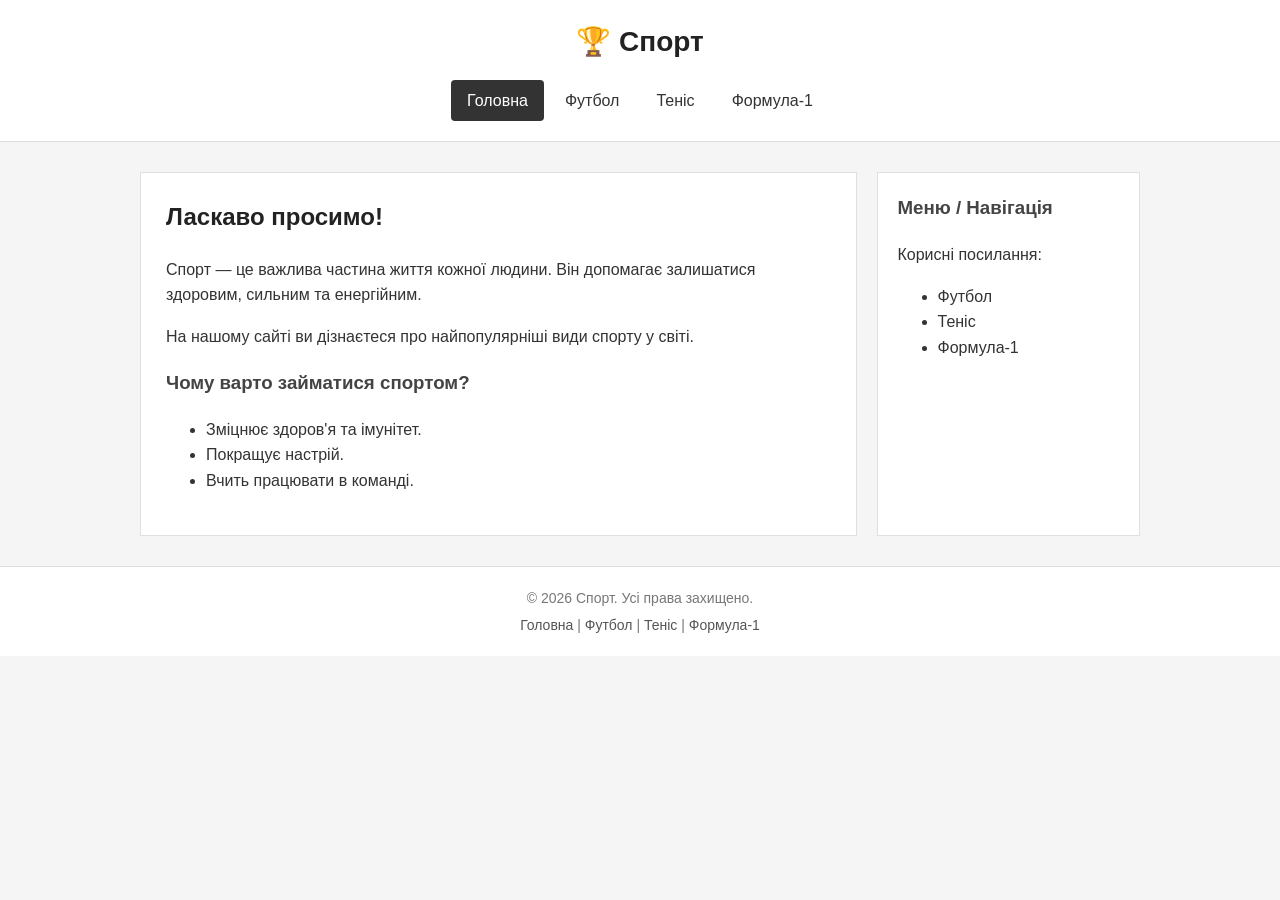
<file: sanyakorsun.github.io/index.html>
<!DOCTYPE html>
<html lang="uk">
<head>
    <meta charset="UTF-8">
    <title>Спорт</title>
    <link rel="stylesheet" href="style.css">
</head>
<body>

        <header>
            <h1>🏆 Спорт</h1>
            <nav>
                <ul class="menu">
                    <li><a href="index.html" class="active">Головна</a></li>
                    <li><a href="football.html">Футбол</a></li>
                    <li><a href="tennis.html">Теніс</a></li>
                    <li><a href="f1.html">Формула-1</a></li>
                </ul>
            </nav>
        </header>
        <div class="container">
            <main>
                <h2>Ласкаво просимо!</h2>
                <p>Спорт — це важлива частина життя кожної людини. Він допомагає залишатися здоровим, сильним та енергійним.</p>
                <p>На нашому сайті ви дізнаєтеся про найпопулярніші види спорту у світі.</p>

                <h3>Чому варто займатися спортом?</h3>
                <ul>
                    <li>Зміцнює здоров'я та імунітет.</li>
                    <li>Покращує настрій.</li>
                    <li>Вчить працювати в команді.</li>
                </ul>
            </main>

            <div class="sidebar">
                <h3>Меню / Навігація</h3>
                <p>Корисні посилання:</p>
                <ul>
                    <li>Футбол</li>
                    <li>Теніс</li>
                    <li>Формула-1</li>
                </ul>
            </div>
        </div>

    <footer>
        <p>&copy; 2026 Спорт. Усі права захищено.</p>
        <p>
            <a href="index.html">Головна</a> |
            <a href="football.html">Футбол</a> |
            <a href="tennis.html">Теніс</a> |
            <a href="f1.html">Формула-1</a>
        </p>
    </footer>

</body>
</html>
</file>
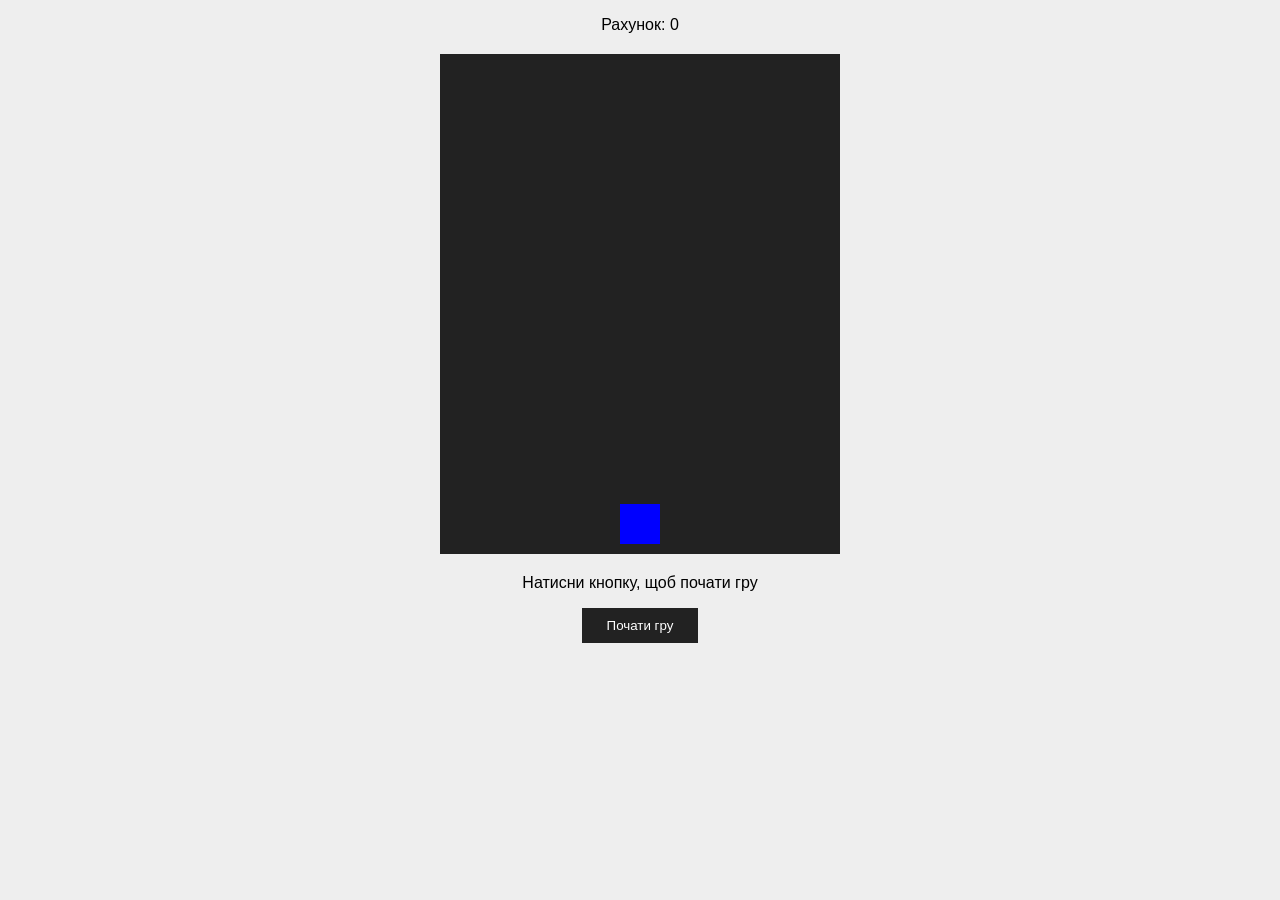
<file: first_year/web/lab5/index.html>
<!DOCTYPE html>
<html lang="uk">
<head>
    <meta charset="UTF-8">
    <meta name="viewport" content="width=device-width, initial-scale=1.0">
    <title>Бонусне завдання! Лабораторна 5</title>
    <link rel="stylesheet" href="style.css">
</head>
<body>

    <p>Рахунок: <span id="score">0</span></p>

    <div id="game">
        <div id="player"></div>
    </div>

    <p id="message">Натисни кнопку, щоб почати гру</p>

    <button id="start">Почати гру</button>

    <script src="script.js"></script>
</body>
</html>
</file>
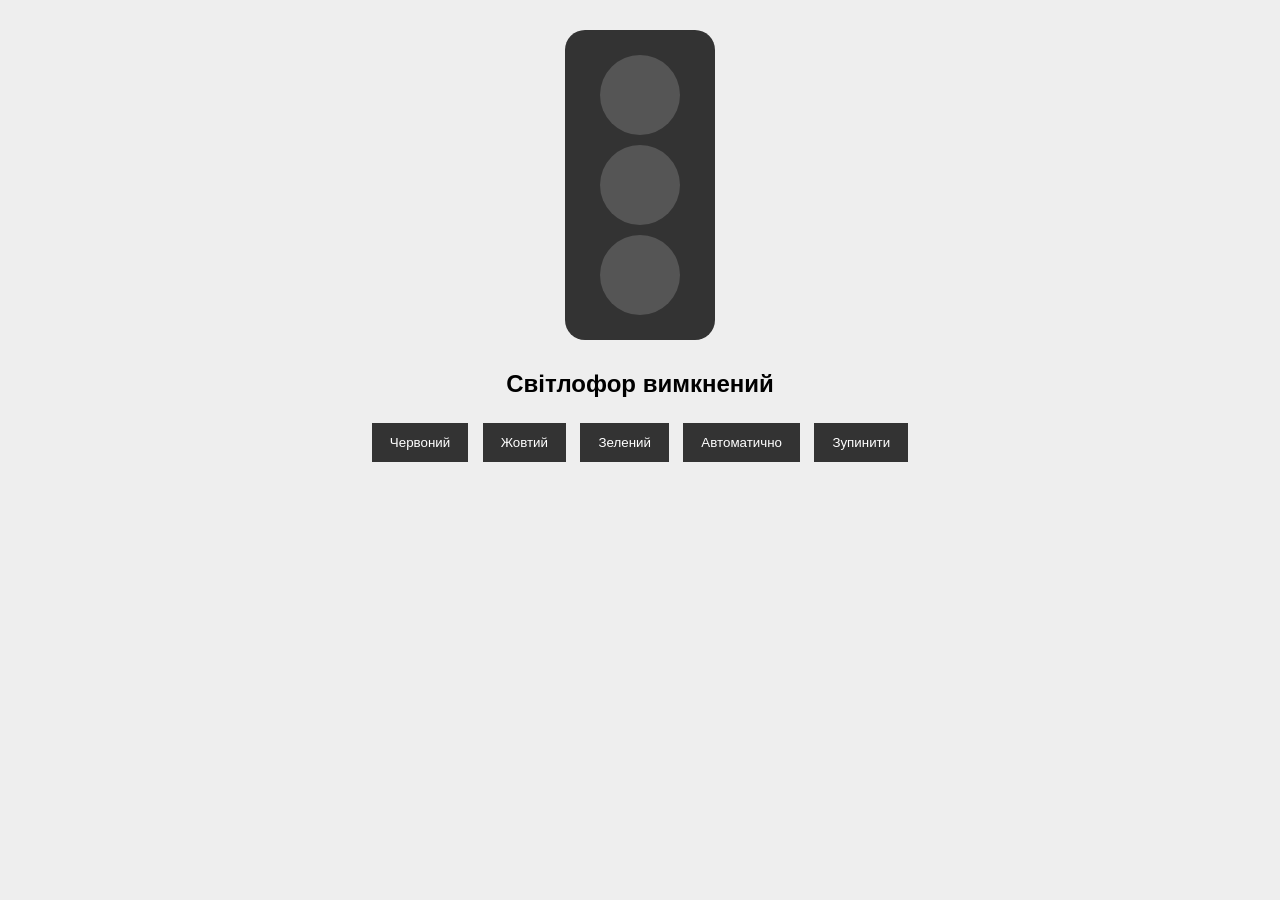
<file: first_year/web/lab5_main/index.html>
<!DOCTYPE html>
<html lang="uk">
<head>
    <meta charset="UTF-8">
    <meta name="viewport" content="width=device-width, initial-scale=1.0">
    <title>Лабораторна 5</title>
    <link rel="stylesheet" href="style.css">
</head>
<body>

    <div class="traffic-light">
        <div class="light" id="red"></div>
        <div class="light" id="yellow"></div>
        <div class="light" id="green"></div>
    </div>

    <h2 id="message">Світлофор вимкнений</h2>

    <div class="buttons">
        <button id="redButton">Червоний</button>
        <button id="yellowButton">Жовтий</button>
        <button id="greenButton">Зелений</button>
        <button id="autoButton">Автоматично</button>
        <button id="stopButton">Зупинити</button>
    </div>

    <script src="script.js"></script>
</body>
</html>
</file>
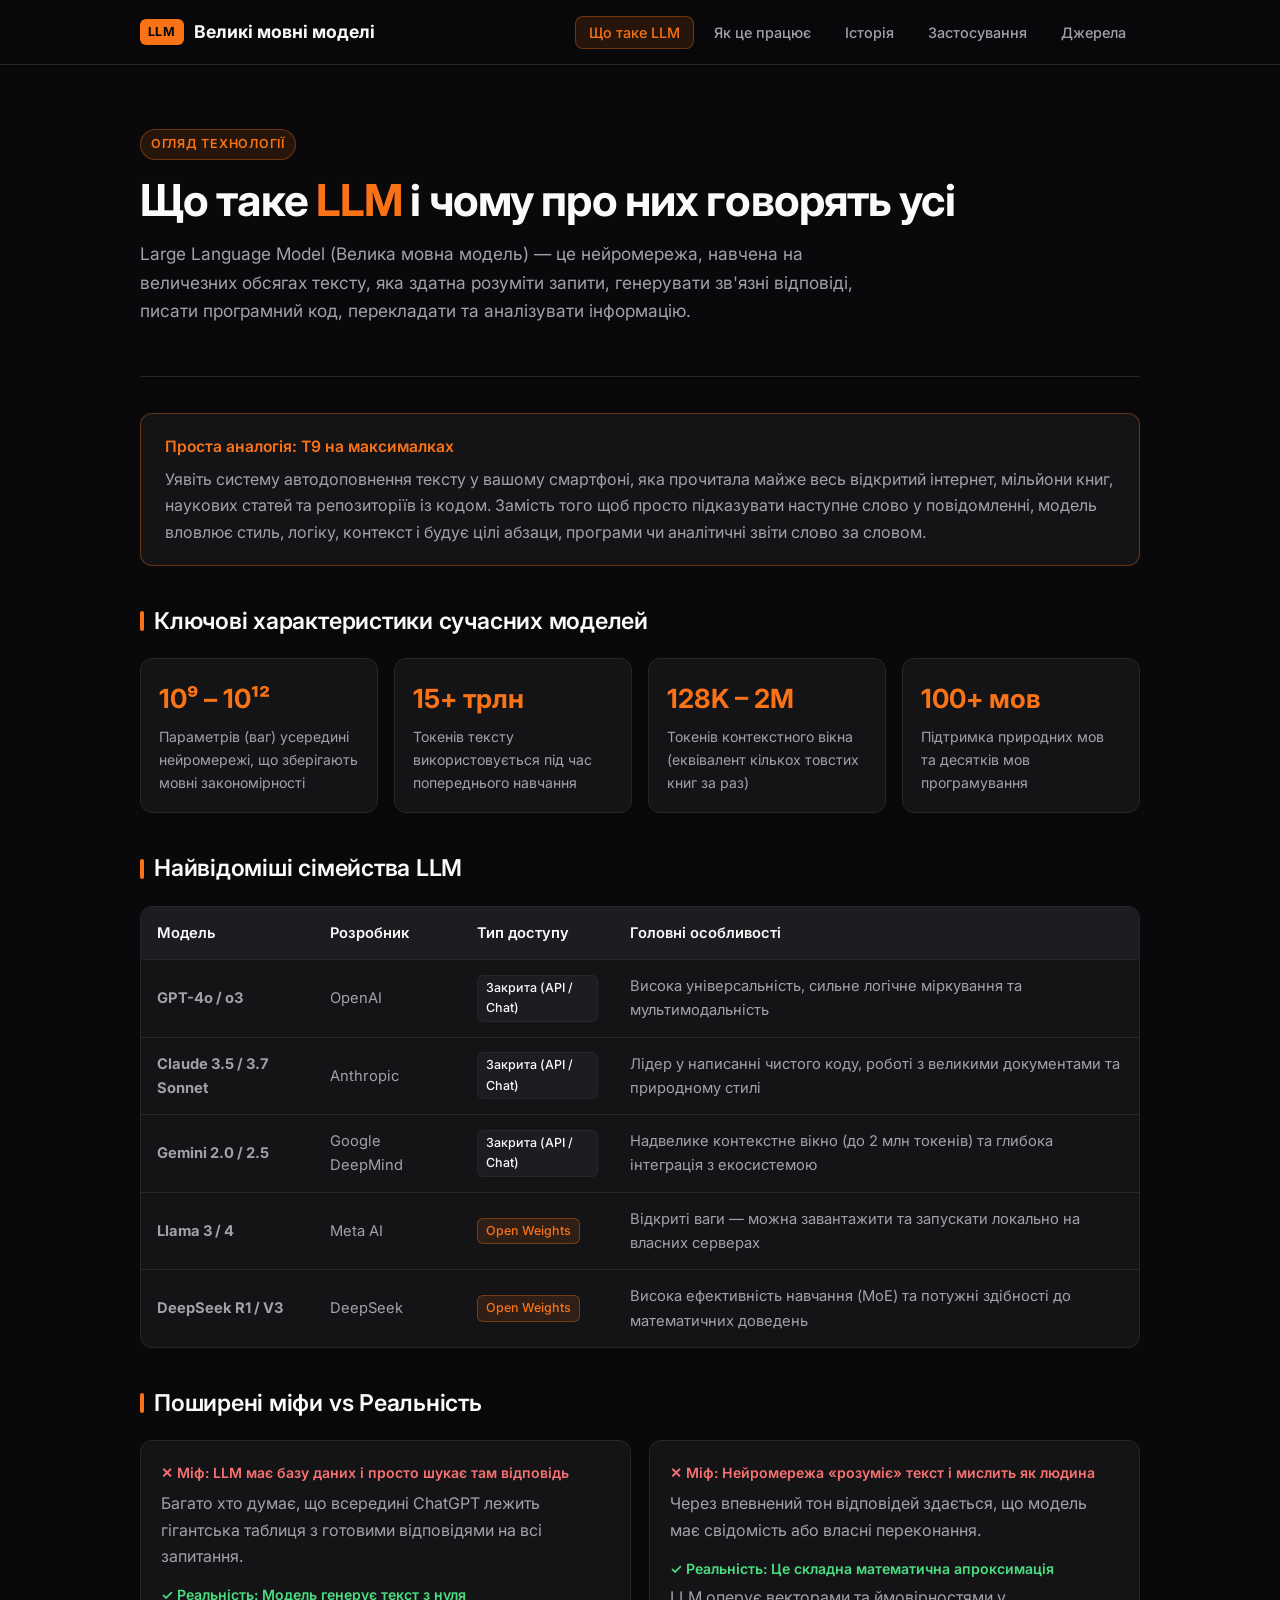
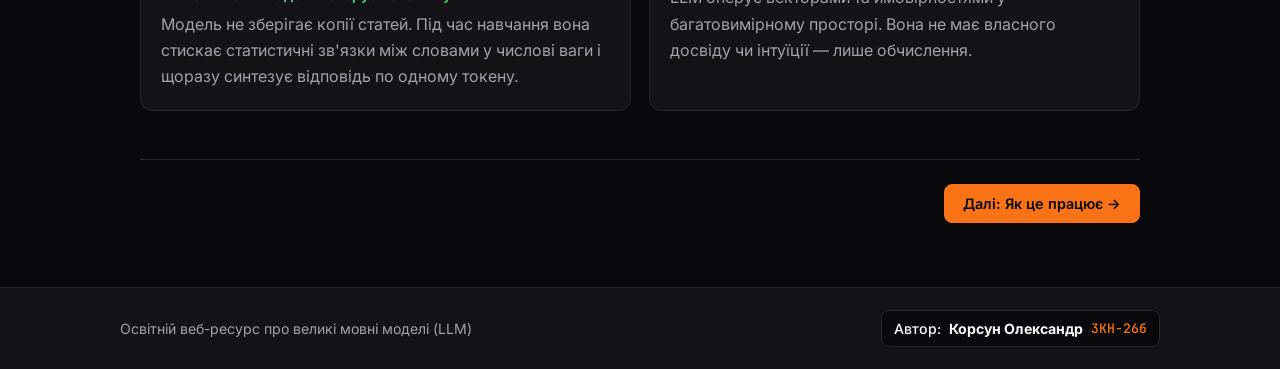
<file: first_year/llm.html>
<!doctype html>
<html lang="uk">
  <head>
    <meta charset="UTF-8" />
    <meta name="viewport" content="width=device-width, initial-scale=1.0" />
    <title>LLM — Великі мовні моделі</title>
    <link rel="preconnect" href="https://fonts.googleapis.com" />
    <link rel="preconnect" href="https://fonts.gstatic.com" crossorigin />
    <link
      href="https://fonts.googleapis.com/css2?family=Inter:wght@400;500;600;700&family=JetBrains+Mono:wght@400;500&display=swap"
      rel="stylesheet"
    />
    <style>
      :root {
        --bg-primary: #09090b;
        --bg-secondary: #141417;
        --bg-tertiary: #1c1c21;
        --border: #27272a;
        --border-hover: #3f3f46;
        --text-primary: #fafafa;
        --text-secondary: #a1a1aa;
        --text-muted: #71717a;
        --accent: #f97316;
        --accent-hover: #fb923c;
        --accent-dim: rgba(249, 115, 22, 0.12);
        --accent-border: rgba(249, 115, 22, 0.35);
        --danger: #ef4444;
        --success: #22c55e;
      }

      * {
        box-sizing: border-box;
        margin: 0;
        padding: 0;
      }

      body {
        background-color: var(--bg-primary);
        color: var(--text-primary);
        font-family:
          "Inter",
          -apple-system,
          BlinkMacSystemFont,
          sans-serif;
        line-height: 1.65;
        min-height: 100vh;
        display: flex;
        flex-direction: column;
        -webkit-font-smoothing: antialiased;
      }

      code,
      .mono {
        font-family: "JetBrains Mono", monospace;
      }

      /* Header & Navigation */
      header {
        position: sticky;
        top: 0;
        z-index: 100;
        background-color: rgba(9, 9, 11, 0.88);
        backdrop-filter: blur(12px);
        border-bottom: 1px solid var(--border);
      }

      .nav-container {
        max-width: 1040px;
        margin: 0 auto;
        padding: 0 20px;
        height: 64px;
        display: flex;
        align-items: center;
        justify-content: space-between;
        gap: 16px;
      }

      .logo {
        display: flex;
        align-items: center;
        gap: 10px;
        font-weight: 700;
        font-size: 1.1rem;
        color: var(--text-primary);
        text-decoration: none;
        cursor: pointer;
        white-space: nowrap;
      }

      .logo-badge {
        background: var(--accent);
        color: #09090b;
        font-size: 0.78rem;
        font-weight: 700;
        padding: 3px 8px;
        border-radius: 6px;
        letter-spacing: 0.04em;
      }

      nav {
        display: flex;
        align-items: center;
        gap: 6px;
        overflow-x: auto;
        scrollbar-width: none;
      }

      nav::-webkit-scrollbar {
        display: none;
      }

      .nav-btn {
        background: transparent;
        border: 1px solid transparent;
        color: var(--text-secondary);
        font-family: inherit;
        font-size: 0.9rem;
        font-weight: 500;
        padding: 7px 13px;
        border-radius: 8px;
        cursor: pointer;
        transition: all 0.2s ease;
        white-space: nowrap;
      }

      .nav-btn:hover {
        color: var(--text-primary);
        background: var(--bg-secondary);
      }

      .nav-btn.active {
        color: var(--accent);
        background: var(--accent-dim);
        border-color: var(--accent-border);
      }

      /* Main Layout */
      main {
        flex: 1;
        max-width: 1040px;
        width: 100%;
        margin: 0 auto;
        padding: 40px 20px 64px;
      }

      .page {
        display: none;
        animation: fadeIn 0.28s ease;
      }

      .page.active {
        display: block;
      }

      @keyframes fadeIn {
        from {
          opacity: 0;
          transform: translateY(6px);
        }
        to {
          opacity: 1;
          transform: translateY(0);
        }
      }

      /* Typography & Section Headings */
      .hero {
        padding: 24px 0 36px;
        border-bottom: 1px solid var(--border);
        margin-bottom: 36px;
      }

      .tag {
        display: inline-block;
        font-size: 0.78rem;
        font-weight: 600;
        text-transform: uppercase;
        letter-spacing: 0.06em;
        color: var(--accent);
        background: var(--accent-dim);
        border: 1px solid var(--accent-border);
        padding: 4px 10px;
        border-radius: 999px;
        margin-bottom: 14px;
      }

      h1 {
        font-size: clamp(1.9rem, 4vw, 2.75rem);
        font-weight: 700;
        line-height: 1.2;
        letter-spacing: -0.02em;
        margin-bottom: 14px;
      }

      h1 span {
        color: var(--accent);
      }

      .subtitle {
        font-size: 1.08rem;
        color: var(--text-secondary);
        max-width: 740px;
      }

      h2 {
        font-size: 1.45rem;
        font-weight: 600;
        margin: 36px 0 16px;
        letter-spacing: -0.01em;
        display: flex;
        align-items: center;
        gap: 10px;
      }

      h2::before {
        content: "";
        display: inline-block;
        width: 4px;
        height: 20px;
        background: var(--accent);
        border-radius: 2px;
      }

      h3 {
        font-size: 1.08rem;
        font-weight: 600;
        margin-bottom: 8px;
        color: var(--text-primary);
      }

      p {
        color: var(--text-secondary);
        margin-bottom: 14px;
      }

      /* Cards & Grids */
      .grid-2 {
        display: grid;
        grid-template-columns: repeat(2, 1fr);
        gap: 18px;
        margin: 18px 0;
      }

      .grid-3 {
        display: grid;
        grid-template-columns: repeat(auto-fit, minmax(260px, 1fr));
        gap: 18px;
        margin: 18px 0;
      }

      .grid-4 {
        display: grid;
        grid-template-columns: repeat(auto-fit, minmax(210px, 1fr));
        gap: 16px;
        margin: 18px 0;
      }

      .grid-4 .card {
        padding: 18px;
      }

      .card {
        background: var(--bg-secondary);
        border: 1px solid var(--border);
        border-radius: 12px;
        padding: 22px;
        transition: border-color 0.2s ease;
      }

      .card:hover {
        border-color: var(--border-hover);
      }

      .card-accent {
        border-left: 3px solid var(--accent);
      }

      .stat-value {
        font-size: 1.65rem;
        font-weight: 700;
        color: var(--accent);
        margin-bottom: 4px;
      }

      .stat-label {
        font-size: 0.88rem;
        color: var(--text-secondary);
      }

      .step-num {
        display: inline-flex;
        align-items: center;
        justify-content: center;
        width: 28px;
        height: 28px;
        border-radius: 8px;
        background: var(--accent-dim);
        color: var(--accent);
        font-weight: 700;
        font-size: 0.85rem;
        margin-bottom: 12px;
        border: 1px solid var(--accent-border);
      }

      /* Analogy Box */
      .callout {
        background: var(--bg-secondary);
        border: 1px solid var(--accent-border);
        border-radius: 12px;
        padding: 20px 24px;
        margin: 22px 0;
      }

      .callout-title {
        color: var(--accent);
        font-weight: 600;
        margin-bottom: 6px;
        font-size: 0.98rem;
      }

      /* Tables */
      .table-wrap {
        overflow-x: auto;
        border: 1px solid var(--border);
        border-radius: 12px;
        margin: 18px 0;
        background: var(--bg-secondary);
      }

      table {
        width: 100%;
        border-collapse: collapse;
        text-align: left;
        font-size: 0.92rem;
      }

      th,
      td {
        padding: 14px 16px;
        border-bottom: 1px solid var(--border);
      }

      th {
        background: var(--bg-tertiary);
        color: var(--text-primary);
        font-weight: 600;
      }

      td {
        color: var(--text-secondary);
      }

      tr:last-child td {
        border-bottom: none;
      }

      .badge-pill {
        display: inline-block;
        padding: 2px 8px;
        border-radius: 6px;
        font-size: 0.78rem;
        font-weight: 500;
        background: var(--bg-tertiary);
        border: 1px solid var(--border);
        color: var(--text-primary);
      }

      .badge-orange {
        background: var(--accent-dim);
        border-color: var(--accent-border);
        color: var(--accent);
      }

      /* Myths vs Reality */
      .myth-card {
        background: var(--bg-secondary);
        border: 1px solid var(--border);
        border-radius: 12px;
        padding: 20px;
      }

      .myth-bad {
        color: #f87171;
        font-size: 0.88rem;
        font-weight: 600;
        margin-bottom: 6px;
      }

      .myth-good {
        color: #4ade80;
        font-size: 0.88rem;
        font-weight: 600;
        margin-top: 10px;
        margin-bottom: 4px;
      }

      /* Timeline */
      .timeline {
        position: relative;
        padding-left: 26px;
        margin: 24px 0;
        border-left: 2px solid var(--border);
      }

      .timeline-item {
        position: relative;
        margin-bottom: 26px;
        background: var(--bg-secondary);
        border: 1px solid var(--border);
        border-radius: 12px;
        padding: 20px;
      }

      .timeline-item::before {
        content: "";
        position: absolute;
        left: -33px;
        top: 24px;
        width: 12px;
        height: 12px;
        border-radius: 50%;
        background: var(--accent);
        border: 3px solid var(--bg-primary);
      }

      .timeline-year {
        font-family: "JetBrains Mono", monospace;
        font-size: 0.85rem;
        font-weight: 600;
        color: var(--accent);
        margin-bottom: 4px;
      }

      /* Glossary & Lists */
      ul.clean-list {
        list-style: none;
        margin: 12px 0;
      }

      ul.clean-list li {
        position: relative;
        padding-left: 18px;
        color: var(--text-secondary);
        margin-bottom: 10px;
      }

      ul.clean-list li::before {
        content: "▸";
        position: absolute;
        left: 0;
        color: var(--accent);
      }

      /* Sources */
      .source-card {
        display: flex;
        flex-direction: column;
        justify-content: space-between;
        background: var(--bg-secondary);
        border: 1px solid var(--border);
        border-radius: 12px;
        padding: 20px;
        text-decoration: none;
        transition: all 0.2s ease;
      }

      .source-card:hover {
        border-color: var(--accent);
        transform: translateY(-2px);
      }

      .source-type {
        font-size: 0.75rem;
        font-weight: 600;
        text-transform: uppercase;
        letter-spacing: 0.05em;
        color: var(--accent);
        margin-bottom: 6px;
      }

      .source-link {
        margin-top: 12px;
        font-size: 0.85rem;
        color: var(--accent);
        font-weight: 500;
      }

      /* Page Footer Navigation */
      .page-nav {
        display: flex;
        justify-content: space-between;
        align-items: center;
        margin-top: 48px;
        padding-top: 24px;
        border-top: 1px solid var(--border);
        gap: 12px;
      }

      .btn-nav {
        background: var(--bg-secondary);
        border: 1px solid var(--border);
        color: var(--text-primary);
        padding: 10px 18px;
        border-radius: 8px;
        font-family: inherit;
        font-size: 0.9rem;
        font-weight: 500;
        cursor: pointer;
        transition: all 0.2s ease;
      }

      .btn-nav:hover {
        border-color: var(--accent);
        color: var(--accent);
      }

      .btn-nav.primary {
        background: var(--accent);
        border-color: var(--accent);
        color: #09090b;
        font-weight: 600;
      }

      .btn-nav.primary:hover {
        background: var(--accent-hover);
        color: #09090b;
      }

      /* Site Footer */
      footer {
        border-top: 1px solid var(--border);
        background: var(--bg-secondary);
        padding: 22px 20px;
        margin-top: auto;
      }

      .footer-container {
        max-width: 1040px;
        margin: 0 auto;
        display: flex;
        flex-wrap: wrap;
        justify-content: space-between;
        align-items: center;
        gap: 12px;
        font-size: 0.88rem;
        color: var(--text-secondary);
      }

      .author-badge {
        display: inline-flex;
        align-items: center;
        gap: 8px;
        background: var(--bg-primary);
        border: 1px solid var(--border);
        padding: 6px 12px;
        border-radius: 8px;
        color: var(--text-primary);
        font-weight: 500;
      }

      .author-badge span {
        color: var(--accent);
        font-family: "JetBrains Mono", monospace;
        font-size: 0.82rem;
      }

      @media (max-width: 640px) {
        .grid-2 {
          grid-template-columns: 1fr;
        }
        .nav-container {
          height: auto;
          flex-direction: column;
          align-items: flex-start;
          padding: 12px 16px;
        }
        nav {
          width: 100%;
          padding-bottom: 4px;
        }
        .footer-container {
          flex-direction: column;
          align-items: flex-start;
        }
      }
    </style>
  </head>
  <body>
    <!-- Header -->
    <header>
      <div class="nav-container">
        <div class="logo" onclick="navigateTo('overview')">
          <span class="logo-badge">LLM</span>
          <span>Великі мовні моделі</span>
        </div>
        <nav id="main-nav">
          <button
            class="nav-btn active"
            data-page="overview"
            onclick="navigateTo('overview')"
          >
            Що таке LLM
          </button>
          <button
            class="nav-btn"
            data-page="mechanics"
            onclick="navigateTo('mechanics')"
          >
            Як це працює
          </button>
          <button
            class="nav-btn"
            data-page="history"
            onclick="navigateTo('history')"
          >
            Історія
          </button>
          <button
            class="nav-btn"
            data-page="usage"
            onclick="navigateTo('usage')"
          >
            Застосування
          </button>
          <button
            class="nav-btn"
            data-page="sources"
            onclick="navigateTo('sources')"
          >
            Джерела
          </button>
        </nav>
      </div>
    </header>

    <!-- Main Content -->
    <main>
      <!-- PAGE 1: OVERVIEW -->
      <section id="page-overview" class="page active">
        <div class="hero">
          <span class="tag">Огляд технології</span>
          <h1>Що таке <span>LLM</span> і чому про них говорять усі</h1>
          <p class="subtitle">
            Large Language Model (Велика мовна модель) — це нейромережа, навчена
            на величезних обсягах тексту, яка здатна розуміти запити, генерувати
            зв'язні відповіді, писати програмний код, перекладати та аналізувати
            інформацію.
          </p>
        </div>

        <div class="callout">
          <div class="callout-title">Проста аналогія: Т9 на максималках</div>
          <p style="margin-bottom: 0">
            Уявіть систему автодоповнення тексту у вашому смартфоні, яка
            прочитала майже весь відкритий інтернет, мільйони книг, наукових
            статей та репозиторіїв із кодом. Замість того щоб просто підказувати
            наступне слово у повідомленні, модель вловлює стиль, логіку,
            контекст і будує цілі абзаци, програми чи аналітичні звіти слово за
            словом.
          </p>
        </div>

        <h2>Ключові характеристики сучасних моделей</h2>
        <div class="grid-4">
          <div class="card">
            <div class="stat-value">10⁹ – 10¹²</div>
            <div class="stat-label">
              Параметрів (ваг) усередині нейромережі, що зберігають мовні
              закономірності
            </div>
          </div>
          <div class="card">
            <div class="stat-value">15+ трлн</div>
            <div class="stat-label">
              Токенів тексту використовується під час попереднього навчання
            </div>
          </div>
          <div class="card">
            <div class="stat-value">128K – 2M</div>
            <div class="stat-label">
              Токенів контекстного вікна (еквівалент кількох товстих книг за
              раз)
            </div>
          </div>
          <div class="card">
            <div class="stat-value">100+ мов</div>
            <div class="stat-label">
              Підтримка природних мов та десятків мов програмування
            </div>
          </div>
        </div>

        <h2>Найвідоміші сімейства LLM</h2>
        <div class="table-wrap">
          <table>
            <thead>
              <tr>
                <th>Модель</th>
                <th>Розробник</th>
                <th>Тип доступу</th>
                <th>Головні особливості</th>
              </tr>
            </thead>
            <tbody>
              <tr>
                <td><strong>GPT-4o / o3</strong></td>
                <td>OpenAI</td>
                <td><span class="badge-pill">Закрита (API / Chat)</span></td>
                <td>
                  Висока універсальність, сильне логічне міркування та
                  мультимодальність
                </td>
              </tr>
              <tr>
                <td><strong>Claude 3.5 / 3.7 Sonnet</strong></td>
                <td>Anthropic</td>
                <td><span class="badge-pill">Закрита (API / Chat)</span></td>
                <td>
                  Лідер у написанні чистого коду, роботі з великими документами
                  та природному стилі
                </td>
              </tr>
              <tr>
                <td><strong>Gemini 2.0 / 2.5</strong></td>
                <td>Google DeepMind</td>
                <td><span class="badge-pill">Закрита (API / Chat)</span></td>
                <td>
                  Надвелике контекстне вікно (до 2 млн токенів) та глибока
                  інтеграція з екосистемою
                </td>
              </tr>
              <tr>
                <td><strong>Llama 3 / 4</strong></td>
                <td>Meta AI</td>
                <td>
                  <span class="badge-pill badge-orange">Open Weights</span>
                </td>
                <td>
                  Відкриті ваги — можна завантажити та запускати локально на
                  власних серверах
                </td>
              </tr>
              <tr>
                <td><strong>DeepSeek R1 / V3</strong></td>
                <td>DeepSeek</td>
                <td>
                  <span class="badge-pill badge-orange">Open Weights</span>
                </td>
                <td>
                  Висока ефективність навчання (MoE) та потужні здібності до
                  математичних доведень
                </td>
              </tr>
            </tbody>
          </table>
        </div>

        <h2>Поширені міфи vs Реальність</h2>
        <div class="grid-2">
          <div class="myth-card">
            <div class="myth-bad">
              ✕ Міф: LLM має базу даних і просто шукає там відповідь
            </div>
            <p>
              Багато хто думає, що всередині ChatGPT лежить гігантська таблиця з
              готовими відповідями на всі запитання.
            </p>
            <div class="myth-good">
              ✓ Реальність: Модель генерує текст з нуля
            </div>
            <p style="margin-bottom: 0">
              Модель не зберігає копії статей. Під час навчання вона стискає
              статистичні зв'язки між словами у числові ваги і щоразу синтезує
              відповідь по одному токену.
            </p>
          </div>
          <div class="myth-card">
            <div class="myth-bad">
              ✕ Міф: Нейромережа «розуміє» текст і мислить як людина
            </div>
            <p>
              Через впевнений тон відповідей здається, що модель має свідомість
              або власні переконання.
            </p>
            <div class="myth-good">
              ✓ Реальність: Це складна математична апроксимація
            </div>
            <p style="margin-bottom: 0">
              LLM оперує векторами та ймовірностями у багатовимірному просторі.
              Вона не має власного досвіду чи інтуїції — лише обчислення.
            </p>
          </div>
        </div>

        <div class="page-nav">
          <div></div>
          <button class="btn-nav primary" onclick="navigateTo('mechanics')">
            Далі: Як це працює →
          </button>
        </div>
      </section>

      <!-- PAGE 2: HOW IT WORKS -->
      <section id="page-mechanics" class="page">
        <div class="hero">
          <span class="tag">Внутрішня будова</span>
          <h1>Як <span>LLM</span> обробляє текст та навчається</h1>
          <p class="subtitle">
            Від моменту, коли ви натискаєте Enter, до появи першого слова
            відповіді проходять чотири чіткі математичні етапи.
          </p>
        </div>

        <h2>4 кроки від запиту до відповіді</h2>
        <div class="grid-4">
          <div class="card card-accent">
            <div class="step-num">1</div>
            <h3>Токенізація (Tokenization)</h3>
            <p style="margin-bottom: 0">
              Нейромережа не вміє читати літери — вона працює лише з числами.
              Вхідний текст розбивається на шматочки —
              <strong>токени</strong> (цілі слова, корені або окремі символи).
              Наприклад, слово <code>програмування</code> може поділитися на
              <code>програм</code> + <code>ування</code>, де кожен фрагмент має
              свій числовий ID у словнику моделі.
            </p>
          </div>
          <div class="card card-accent">
            <div class="step-num">2</div>
            <h3>Ембедінги (Embeddings)</h3>
            <p style="margin-bottom: 0">
              Кожен числовий ID перетворюється на вектор — список із тисяч чисел
              (координат у багатовимірному просторі). Слова зі схожим значенням
              розташовуються поруч: вектор «кіт» буде набагато ближчим до
              вектора «собака», ніж до вектора «екскаватор».
            </p>
          </div>
          <div class="card card-accent">
            <div class="step-num">3</div>
            <h3>Механізм уваги (Self-Attention)</h3>
            <p style="margin-bottom: 0">
              Серце архітектури <strong>Transformer</strong>. Модель аналізує
              всі слова речення одночасно та визначає, які з них найсильніше
              пов'язані між собою. У реченні
              <em>«Замок був зачинений, бо ключ загубився»</em> увага допомагає
              зрозуміти, що йдеться про дверний замóк, а не про фортецю.
            </p>
          </div>
          <div class="card card-accent">
            <div class="step-num">4</div>
            <h3>Передбачення наступного токена</h3>
            <p style="margin-bottom: 0">
              Пройшовши через десятки шарів нейромережі, модель обчислює
              ймовірності для всіх слів зі свого словника (наприклад:
              <em>«добре» — 64%, «чудово» — 21%, «погано» — 4%</em>). Обирається
              один токен, додається до тексту, і весь цикл повторюється знову.
            </p>
          </div>
        </div>

        <h2>Три етапи створення мовної моделі</h2>
        <div class="grid-3">
          <div class="card">
            <span class="badge-pill badge-orange" style="margin-bottom: 10px"
              >Етап 1</span
            >
            <h3>Pre-training (Базове навчання)</h3>
            <p style="margin-bottom: 0">
              Найдорожчий етап, що триває місяцями на тисячах GPU. Модель читає
              терабайти текстів і вчиться просто продовжувати речення. На цьому
              етапі вона накопичує знання про світ, граматику та факти, але ще
              не вміє вести діалог.
            </p>
          </div>
          <div class="card">
            <span class="badge-pill badge-orange" style="margin-bottom: 10px"
              >Етап 2</span
            >
            <h3>SFT (Supervised Fine-Tuning)</h3>
            <p style="margin-bottom: 0">
              Довчання на прикладах «запитання — ідеальна відповідь», складених
              людьми. Модель вчиться формату асистента: відповідати по суті,
              структурувати списки, писати код за інструкцією, а не просто
              дописувати текст як статтю.
            </p>
          </div>
          <div class="card">
            <span class="badge-pill badge-orange" style="margin-bottom: 10px"
              >Етап 3</span
            >
            <h3>RLHF (Вирівнювання)</h3>
            <p style="margin-bottom: 0">
              Навчання з підкріпленням на основі відгуків людей. Оцінювачі
              порівнюють кілька варіантів відповідей моделі та позначають
              кращий. Це робить модель корисною, безпечною та ввічливою.
            </p>
          </div>
        </div>

        <h2>Міні-словник ключових термінів</h2>
        <div class="card">
          <ul class="clean-list" style="margin: 0">
            <li>
              <strong>Контекстне вікно (Context Window):</strong> максимальний
              обсяг тексту (запит + історія діалогу + відповідь), який модель
              здатна утримувати в «оперативній пам'яті» одночасно.
            </li>
            <li>
              <strong>Температура (Temperature):</strong> параметр креативності
              від 0 до 2. При <code>0.0</code> модель завжди обирає найбільш
              очевидне слово (добре для коду та фактів), при <code>1.0+</code> —
              частіше ризикує (добре для ідей та текстів).
            </li>
            <li>
              <strong>Промпт (Prompt):</strong> текстова інструкція або запит
              користувача, який задає роль, контекст і формат очікуваної
              відповіді.
            </li>
            <li>
              <strong>RAG (Retrieval-Augmented Generation):</strong> техніка,
              коли перед відповіддю модель спершу шукає свіжі дані у базі знань
              чи інтернеті, а вже потім формулює відповідь на їх основі.
            </li>
          </ul>
        </div>

        <div class="page-nav">
          <button class="btn-nav" onclick="navigateTo('overview')">
            ← Назад: Що таке LLM
          </button>
          <button class="btn-nav primary" onclick="navigateTo('history')">
            Далі: Історія розвитку →
          </button>
        </div>
      </section>

      <!-- PAGE 3: HISTORY -->
      <section id="page-history" class="page">
        <div class="hero">
          <span class="tag">Хронологія проривів</span>
          <h1>Як ми дійшли до сучасних <span>LLM</span></h1>
          <p class="subtitle">
            Шлях від першої наукової статті про трансформери до моделей, здатних
            розв'язувати олімпіадні задачі та писати повноцінні застосунки.
          </p>
        </div>

        <div class="timeline">
          <div class="timeline-item">
            <div class="timeline-year">2017 — Поворотний момент</div>
            <h3>Стаття «Attention Is All You Need»</h3>
            <p style="margin-bottom: 0">
              Восьмеро дослідників Google представили архітектуру
              <strong>Transformer</strong>. До цього нейромережі (RNN, LSTM)
              читали текст послідовно — слово за словом, через що повільно
              навчалися і «забували» початок довгих абзаців. Трансформери
              дозволили обробляти весь текст паралельно і масштабувати моделі до
              небачених розмірів.
            </p>
          </div>

          <div class="timeline-item">
            <div class="timeline-year">2018–2019 — Перші GPT та BERT</div>
            <h3>Народження генеративних та двонаправлених моделей</h3>
            <p style="margin-bottom: 0">
              Google випускає <strong>BERT</strong>, який кардинально покращив
              якість пошуку. Паралельно OpenAI представляє
              <strong>GPT-1</strong> (117 млн параметрів) та
              <strong>GPT-2</strong> (1.5 млрд параметрів), яка вже вміла писати
              досить зв'язні новини та оповідання.
            </p>
          </div>

          <div class="timeline-item">
            <div class="timeline-year">2020 — Ефект масштабу</div>
            <h3>Вихід GPT-3 (175 мільярдів параметрів)</h3>
            <p style="margin-bottom: 0">
              Збільшення моделі у 100 разів призвело до неочікуваного
              результату: у мережі з'явилися <em>емерджентні властивості</em>.
              Без спеціального навчання вона почала перекладати мови, писати
              простий HTML/Python-код і розв'язувати арифметичні приклади лише
              за кількома підказками у запиті (Few-shot learning).
            </p>
          </div>

          <div class="timeline-item">
            <div class="timeline-year">Листопад 2022 — Масова революція</div>
            <h3>Запуск ChatGPT</h3>
            <p style="margin-bottom: 0">
              OpenAI адаптувала модель GPT-3.5 для діалогу за допомогою RLHF і
              відкрила безкоштовний веб-чат. За 5 днів сервіс зібрав 1 мільйон
              користувачів, а за 2 місяці — 100 мільйонів, ставши найшвидше
              зростаючим споживчим застосунком в історії.
            </p>
          </div>

          <div class="timeline-item">
            <div class="timeline-year">
              2023–2024 — Мультимодальність та Open Source
            </div>
            <h3>Моделі починають бачити, чути та запускатися локально</h3>
            <p style="margin-bottom: 0">
              З'являються GPT-4, Claude 3 та Gemini, які працюють не лише з
              текстом, а й із зображеннями, PDF-документами та голосом. Водночас
              Meta випускає сімейство <strong>Llama</strong>, запускаючи
              бурхливий розвиток відкритих моделей, які можна розгорнути на
              власному комп'ютері.
            </p>
          </div>

          <div class="timeline-item" style="margin-bottom: 0">
            <div class="timeline-year">
              2025–2026 — Ера міркувань та AI-агентів
            </div>
            <h3>Reasoning-моделі та автономна робота</h3>
            <p style="margin-bottom: 0">
              Нове покоління моделей (OpenAI o1/o3, DeepSeek-R1, Claude 3.7)
              навчилося витрачати додатковий час на внутрішній ланцюжок роздумів
              перед тим, як дати відповідь. Моделі інтегруються в середовища
              розробки (IDE) та браузери, перетворюючись із «чат-ботів» на
              повноцінних цифрових агентів.
            </p>
          </div>
        </div>

        <div class="page-nav">
          <button class="btn-nav" onclick="navigateTo('mechanics')">
            ← Назад: Як це працює
          </button>
          <button class="btn-nav primary" onclick="navigateTo('usage')">
            Далі: Застосування та межі →
          </button>
        </div>
      </section>

      <!-- PAGE 4: USAGE & LIMITATIONS -->
      <section id="page-usage" class="page">
        <div class="hero">
          <span class="tag">Практика та обмеження</span>
          <h1>Де застосовують <span>LLM</span> і де вони помиляються</h1>
          <p class="subtitle">
            Великі мовні моделі вже стали робочим інструментом у багатьох
            професіях, проте мають критичні особливості, про які варто
            пам'ятати.
          </p>
        </div>

        <h2>Основні сфери застосування</h2>
        <div class="grid-3">
          <div class="card">
            <h3>Розробка програмного забезпечення</h3>
            <p style="margin-bottom: 0">
              Генерація шаблонів коду, пошук помилок, написання юніт-тестів,
              пояснення чужих репозиторіїв та переклад коду з однієї мови на
              іншу.
            </p>
          </div>
          <div class="card">
            <h3>Аналіз та резюмування текстів</h3>
            <p style="margin-bottom: 0">
              Виділення головних тез із довгих звітів, юридичних договорів,
              наукових статей або розшифровок багатогодинних зустрічей за лічені
              секунди.
            </p>
          </div>
          <div class="card">
            <h3>Навчання та персональний тьюторинг</h3>
            <p style="margin-bottom: 0">
              Пояснення складних тем простими словами, створення тестів для
              самоперевірки, перевірка есе та практика іноземних мов у форматі
              живого діалогу.
            </p>
          </div>
          <div class="card">
            <h3>Робота з контентом та копірайтинг</h3>
            <p style="margin-bottom: 0">
              Створення чернеток статей, листів, сценаріїв, адаптація стилю
              тексту під різну аудиторію та локалізація матеріалів.
            </p>
          </div>
          <div class="card">
            <h3>Підтримка клієнтів та пошук по базах</h3>
            <p style="margin-bottom: 0">
              Інтелектуальні асистенти (на базі RAG), які відповідають на
              запитання користувачів виключно за внутрішньою документацією
              компанії.
            </p>
          </div>
          <div class="card">
            <h3>Структурування неструктурованих даних</h3>
            <p style="margin-bottom: 0">
              Перетворення хаотичних нотаток, відгуків або сканів чеків у чисті
              таблиці та валідний JSON для подальшої обробки програмами.
            </p>
          </div>
        </div>

        <h2>Головні обмеження та ризики</h2>
        <div class="grid-2">
          <div class="card" style="border-left: 3px solid var(--danger)">
            <h3>1. Галюцинації (Hallucinations)</h3>
            <p style="margin-bottom: 0">
              Оскільки мета моделі — згенерувати правдоподібне продовження
              тексту, вона може впевнено вигадати неіснуючий закон, фейкову
              цитату чи неіснуючу бібліотеку в коді, якщо не знає точної
              відповіді.
            </p>
          </div>
          <div class="card" style="border-left: 3px solid var(--danger)">
            <h3>2. Обмеженість знань у часі</h3>
            <p style="margin-bottom: 0">
              Базова модель знає лише те, що відбулося до дати завершення її
              навчання (Knowledge Cutoff). Без підключення до інтернету вона не
              знатиме актуальних новин чи свіжих версій фреймворків.
            </p>
          </div>
          <div class="card" style="border-left: 3px solid var(--danger)">
            <h3>3. Чутливість до формулювання</h3>
            <p style="margin-bottom: 0">
              Зміна кількох слів у запиті може кардинально змінити якість
              результату. Нечіткий промпт зазвичай породжує поверхневу та
              розмиту відповідь.
            </p>
          </div>
          <div class="card" style="border-left: 3px solid var(--danger)">
            <h3>4. Питання приватності та безпеки</h3>
            <p style="margin-bottom: 0">
              У публічні хмарні чати не можна завантажувати паролі, API-ключі,
              персональні дані клієнтів чи комерційну таємницю. Для чутливих
              даних використовують локальні моделі.
            </p>
          </div>
        </div>

        <div class="page-nav">
          <button class="btn-nav" onclick="navigateTo('history')">
            ← Назад: Історія розвитку
          </button>
          <button class="btn-nav primary" onclick="navigateTo('sources')">
            Далі: Джерела інформації →
          </button>
        </div>
      </section>

      <!-- PAGE 5: SOURCES -->
      <section id="page-sources" class="page">
        <div class="hero">
          <span class="tag">Бібліографія та ресурси</span>
          <h1>Джерела <span>інформації</span></h1>
          <p class="subtitle">
            Оригінальні наукові публікації, технічна документація розробників та
            відкриті освітні курси, використані під час підготовки матеріалів
            сайту.
          </p>
        </div>

        <div class="grid-2">
          <a
            class="source-card"
            href="https://arxiv.org/abs/1706.03762"
            target="_blank"
            rel="noopener noreferrer"
          >
            <div>
              <div class="source-type">Наукова стаття · arXiv (2017)</div>
              <h3>Attention Is All You Need</h3>
              <p style="margin-bottom: 0; font-size: 0.92rem">
                Фундаментальна праця Ашиша Васвані та колег (Google Brain), у
                якій уперше запропоновано архітектуру Transformer.
              </p>
            </div>
            <div class="source-link">arxiv.org/abs/1706.03762 ↗</div>
          </a>

          <a
            class="source-card"
            href="https://arxiv.org/abs/2005.14165"
            target="_blank"
            rel="noopener noreferrer"
          >
            <div>
              <div class="source-type">Наукова стаття · OpenAI (2020)</div>
              <h3>Language Models are Few-Shot Learners (GPT-3)</h3>
              <p style="margin-bottom: 0; font-size: 0.92rem">
                Дослідження законів масштабування мовних моделей та появи
                здібностей до навчання на кількох прикладах.
              </p>
            </div>
            <div class="source-link">arxiv.org/abs/2005.14165 ↗</div>
          </a>

          <a
            class="source-card"
            href="https://arxiv.org/abs/2203.02155"
            target="_blank"
            rel="noopener noreferrer"
          >
            <div>
              <div class="source-type">Наукова стаття · OpenAI (2022)</div>
              <h3>
                Training language models to follow instructions with human
                feedback
              </h3>
              <p style="margin-bottom: 0; font-size: 0.92rem">
                Опис методу RLHF (InstructGPT), який дозволив перетворити базову
                генеративну модель на корисного діалогового асистента.
              </p>
            </div>
            <div class="source-link">arxiv.org/abs/2203.02155 ↗</div>
          </a>

          <a
            class="source-card"
            href="https://www.anthropic.com/research"
            target="_blank"
            rel="noopener noreferrer"
          >
            <div>
              <div class="source-type">Дослідження · Anthropic</div>
              <h3>Anthropic AI Research & Constitutional AI</h3>
              <p style="margin-bottom: 0; font-size: 0.92rem">
                Публікації щодо інтерпретованості великих мовних моделей,
                безпеки ШІ та механізмів вирівнювання поведінки.
              </p>
            </div>
            <div class="source-link">anthropic.com/research ↗</div>
          </a>

          <a
            class="source-card"
            href="https://huggingface.co/learn/nlp-course"
            target="_blank"
            rel="noopener noreferrer"
          >
            <div>
              <div class="source-type">Освітній курс · Hugging Face</div>
              <h3>Hugging Face NLP & LLM Course</h3>
              <p style="margin-bottom: 0; font-size: 0.92rem">
                Відкритий практичний посібник із роботи трансформерів,
                токенізаторів, ембедінгів та донавчання моделей.
              </p>
            </div>
            <div class="source-link">huggingface.co/learn/nlp-course ↗</div>
          </a>

          <a
            class="source-card"
            href="https://jalammar.github.io/illustrated-transformer/"
            target="_blank"
            rel="noopener noreferrer"
          >
            <div>
              <div class="source-type">Візуальний гайд · Jay Alammar</div>
              <h3>The Illustrated Transformer</h3>
              <p style="margin-bottom: 0; font-size: 0.92rem">
                Наочне покрокове пояснення роботи матриць запитів, ключів і
                значень (Query, Key, Value) у механізмі Self-Attention.
              </p>
            </div>
            <div class="source-link">
              jalammar.github.io/illustrated-transformer ↗
            </div>
          </a>
        </div>

        <div class="page-nav">
          <button class="btn-nav" onclick="navigateTo('usage')">
            ← Назад: Застосування та межі
          </button>
          <button class="btn-nav primary" onclick="navigateTo('overview')">
            На початок ↑
          </button>
        </div>
      </section>
    </main>

    <!-- Footer with Author -->
    <footer>
      <div class="footer-container">
        <div>Освітній веб-ресурс про великі мовні моделі (LLM)</div>
        <div class="author-badge">
          Автор: <strong>Корсун Олександр</strong> <span>3КН-26б</span>
        </div>
      </div>
    </footer>

    <script>
      function navigateTo(pageId) {
        // Hide all pages
        document.querySelectorAll(".page").forEach((page) => {
          page.classList.remove("active");
        });

        // Show target page
        const target = document.getElementById("page-" + pageId);
        if (target) {
          target.classList.add("active");
        }

        // Update active nav button
        document.querySelectorAll(".nav-btn").forEach((btn) => {
          btn.classList.toggle("active", btn.dataset.page === pageId);
        });

        // Scroll smoothly to top
        window.scrollTo({ top: 0, behavior: "smooth" });
      }
    </script>
  </body>
</html>
</file>
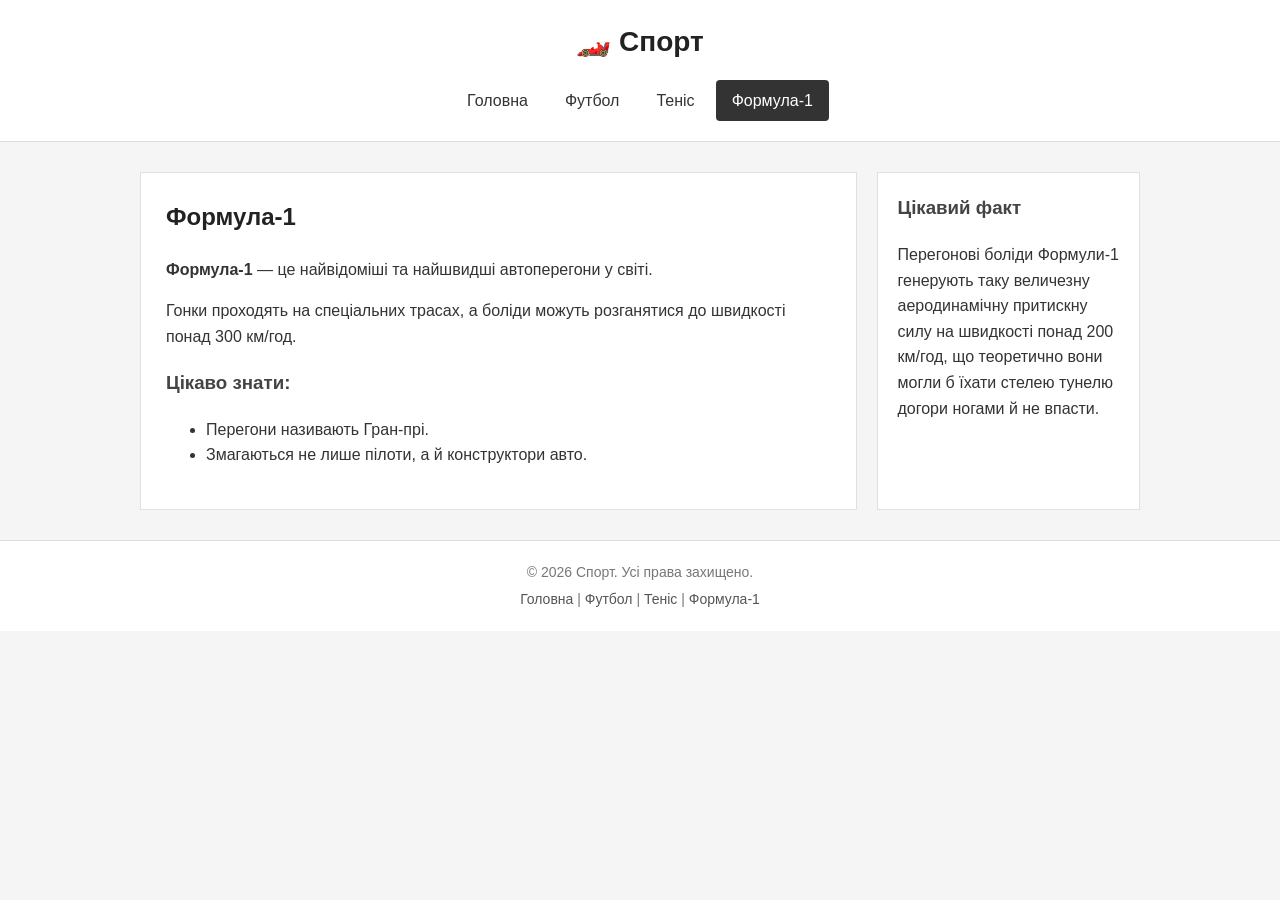
<file: sanyakorsun.github.io/f1.html>
<!DOCTYPE html>
<html lang="uk">
<head>
    <meta charset="UTF-8">
    <title>Формула-1</title>
    <link rel="stylesheet" href="style.css">
</head>
<body>

    <header>
        <h1>🏎️ Спорт</h1>
        <nav>
            <ul class="menu">
                <li><a href="index.html">Головна</a></li>
                <li><a href="football.html">Футбол</a></li>
                <li><a href="tennis.html">Теніс</a></li>
                <li><a href="f1.html" class="active">Формула-1</a></li>
            </ul>
        </nav>
    </header>

    <div class="container">
        <main>
            <h2>Формула-1</h2>
            <p><strong>Формула-1</strong> — це найвідоміші та найшвидші автоперегони у світі.</p>
            <p>Гонки проходять на спеціальних трасах, а боліди можуть розганятися до швидкості понад 300 км/год.</p>

            <h3>Цікаво знати:</h3>
            <ul>
                <li>Перегони називають Гран-прі.</li>
                <li>Змагаються не лише пілоти, а й конструктори авто.</li>
            </ul>
        </main>
        <div class="sidebar">
            <h3>Цікавий факт</h3>
            <p>
                Перегонові боліди Формули-1 генерують таку
                величезну аеродинамічну притискну силу на
                швидкості понад 200 км/год, що теоретично
                вони могли б їхати стелею тунелю догори ногами й не впасти.
            </p>
        </div>
    </div>

    <footer>
        <p>&copy; 2026 Спорт. Усі права захищено.</p>
        <p>
            <a href="index.html">Головна</a> |
            <a href="football.html">Футбол</a> |
            <a href="tennis.html">Теніс</a> |
            <a href="f1.html">Формула-1</a>
        </p>
    </footer>

</body>
</html>
</file>
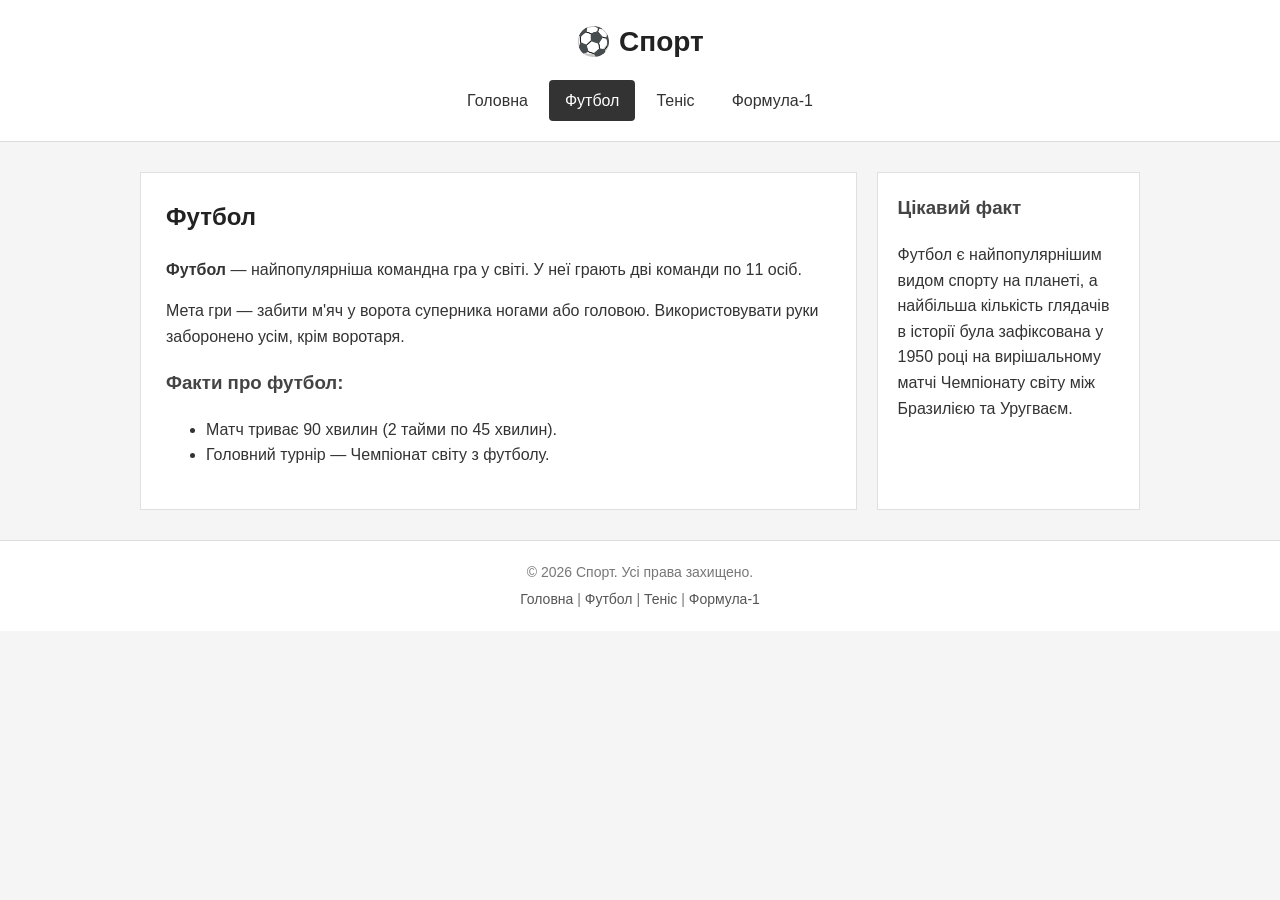
<file: sanyakorsun.github.io/football.html>
<!DOCTYPE html>
<html lang="uk">
<head>
    <meta charset="UTF-8">
    <title>Футбол</title>
    <link rel="stylesheet" href="style.css">
</head>
<body>

    <header>
        <h1>⚽ Спорт</h1>
        <nav>
            <ul class="menu">
                <li><a href="index.html">Головна</a></li>
                <li><a href="football.html" class="active">Футбол</a></li>
                <li><a href="tennis.html">Теніс</a></li>
                <li><a href="f1.html">Формула-1</a></li>
            </ul>
        </nav>
    </header>

    <div class="container">
        <main>
            <h2>Футбол</h2>
            <p><strong>Футбол</strong> — найпопулярніша командна гра у світі. У неї грають дві команди по 11 осіб.</p>
            <p>Мета гри — забити м'яч у ворота суперника ногами або головою. Використовувати руки заборонено усім, крім воротаря.</p>
        
            <h3>Факти про футбол:</h3>
            <ul>
                <li>Матч триває 90 хвилин (2 тайми по 45 хвилин).</li>
                <li>Головний турнір — Чемпіонат світу з футболу.</li>
            </ul>
        </main>

        <div class="sidebar">
            <h3>Цікавий факт</h3>
            <p>Футбол є найпопулярнішим видом спорту на планеті,
            а найбільша кількість глядачів в історії була зафіксована
            у 1950 році на вирішальному матчі Чемпіонату світу між 
            Бразилією та Уругваєм.</p>
        </div>

    </div>

    <footer>
        <p>&copy; 2026 Спорт. Усі права захищено.</p>
        <p>
            <a href="index.html">Головна</a> |
            <a href="football.html">Футбол</a> |
            <a href="tennis.html">Теніс</a> |
            <a href="f1.html">Формула-1</a>
        </p>
    </footer>

</body>
</html>
</file>
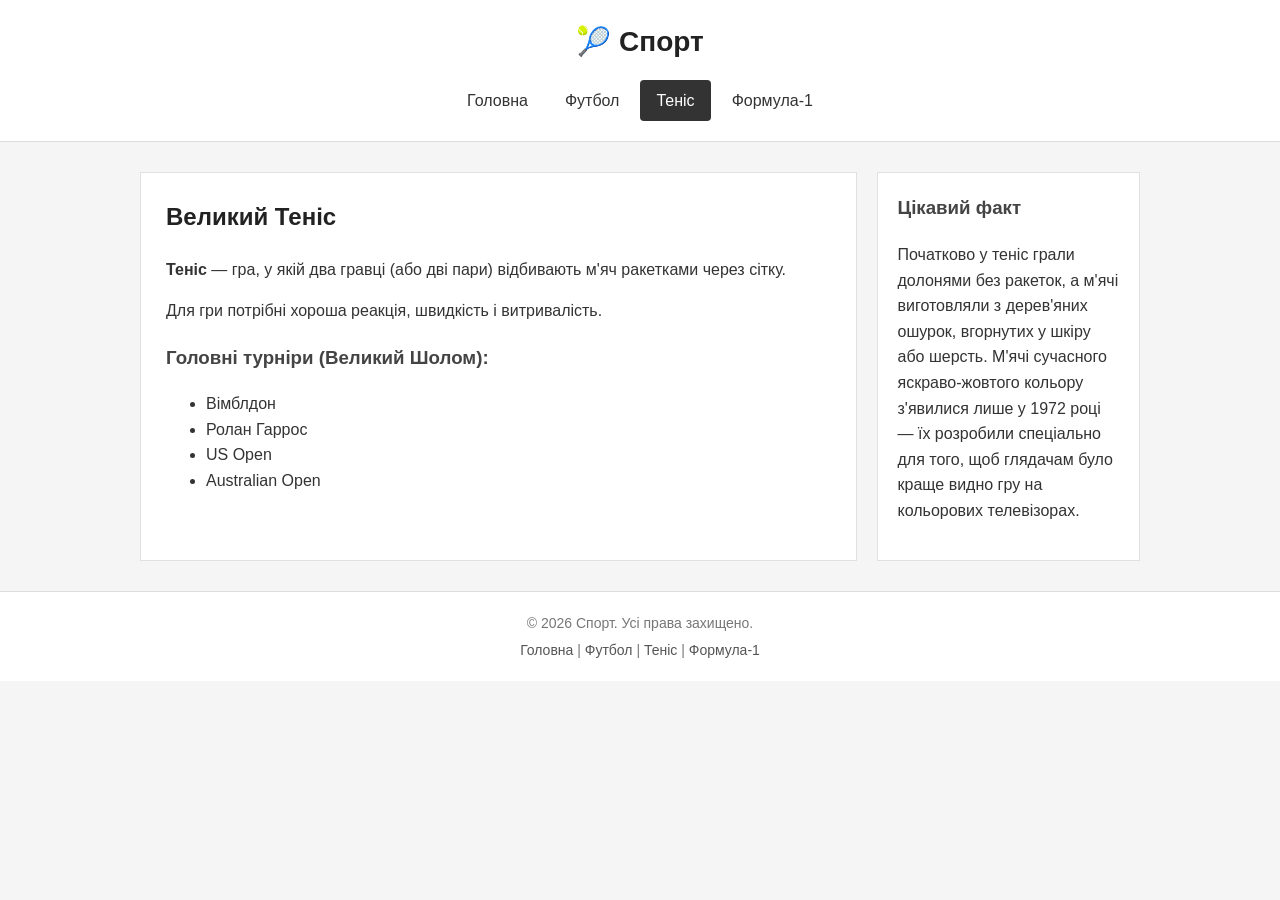
<file: sanyakorsun.github.io/tennis.html>
<!DOCTYPE html>
<html lang="uk">
<head>
    <meta charset="UTF-8">
    <title>Теніc</title>
    <link rel="stylesheet" href="style.css">
</head>
<body>

    <header>
        <h1>🎾 Спорт</h1>
        <nav>
            <ul class="menu">
                <li><a href="index.html">Головна</a></li>
                <li><a href="football.html">Футбол</a></li>
                <li><a href="tennis.html" class="active">Теніс</a></li>
                <li><a href="f1.html">Формула-1</a></li>
            </ul>
        </nav>
    </header>

    <div class="container">
        <main>
            <h2>Великий Теніс</h2>
            <p><strong>Теніс</strong> — гра, у якій два гравці (або дві пари) відбивають м'яч ракетками через сітку.</p>
            <p>Для гри потрібні хороша реакція, швидкість і витривалість.</p>
        
            <h3>Головні турніри (Великий Шолом):</h3>
            <ul>
                <li>Вімблдон</li>
                <li>Ролан Гаррос</li>
                <li>US Open</li>
                <li>Australian Open</li>
            </ul>
        </main>
        <div class="sidebar">
                <h3>Цікавий факт</h3>
                <p>Початково у теніс грали долонями без ракеток,
            а м'ячі виготовляли з дерев'яних ошурок, вгорнутих
            у шкіру або шерсть. М'ячі сучасного яскраво-жовтого
            кольору з'явилися лише у 1972 році — їх розробили
            спеціально для того, щоб глядачам було краще видно
            гру на кольорових телевізорах.</p>
            </div>
    </div>

    <footer>
        <p>&copy; 2026 Спорт. Усі права захищено.</p>
        <p>
            <a href="index.html">Головна</a> |
            <a href="football.html">Футбол</a> |
            <a href="tennis.html">Теніс</a> |
            <a href="f1.html">Формула-1</a>
        </p>
    </footer>

</body>
</html>
</file>
<file: sanyakorsun.github.io/style.css>
body {
    font-family: Arial, sans-serif;
    background-color: #f5f5f5;
    color: #333333;
    line-height: 1.6;
    margin: 0;
    padding: 0;
}

header {
    background-color: #ffffff;
    border-bottom: 1px solid #dddddd;
    padding: 20px;
    text-align: center;
}

header h1 {
    font-size: 28px;
    color: #222222;
    margin: 0 0 15px 0;
}

.menu {
    list-style: none; 
    margin: 0;
    padding: 0;
    display: flex;           
    justify-content: center;
    gap: 5px;
}

.menu li a {
    display: block;
    padding: 8px 16px;
    color: #333333;
    text-decoration: none;
    border-radius: 4px;
}

.menu li a:hover {            
    background-color: #e8e8e8;
}

.menu li a:active {           
    background-color: #cccccc;
}

.menu li a.active {
    background-color: #333333;
    color: #ffffff;
}

.container {
    display: flex;
    max-width: 1000px;
    margin: 30px auto;
    gap: 20px;
    padding: 0 15px;
}

main {
    flex: 3;
    background-color: #ffffff;
    border: 1px solid #e0e0e0;
    padding: 25px;
}

.sidebar {
    flex: 1;
    background-color: #ffffff;
    border: 1px solid #e0e0e0;
    padding: 20px;
}

h2 {
    color: #222222;
    margin-top: 0;
}

h3 {
    color: #444444;
}

.sidebar h3 {
    margin-top: 0;
}

footer {
    background-color: #ffffff;
    border-top: 1px solid #dddddd;
    color: #777777;
    text-align: center;
    font-size: 14px;
    padding: 15px;
}

footer p {
    margin: 5px 0;
}

footer a {
    color: #555555;
    text-decoration: none;
}

footer a:hover {
    text-decoration: underline;
}
</file>
<file: first_year/web/lab5/style.css>
body {
    font-family: Arial, sans-serif;
    text-align: center;
    background-color: #eeeeee;
}

#game {
    width: 400px;
    height: 500px;
    background-color: #222222;
    margin: 20px auto;
    position: relative;
    overflow: hidden;
}

#player {
    width: 40px;
    height: 40px;
    background-color: blue;
    position: absolute;
    bottom: 10px;
    left: 180px;
}

.block {
    width: 40px;
    height: 40px;
    background-color: red;
    position: absolute;
    top: 0;
}

button {
    padding: 10px 25px;
    background-color: #222222;
    color: white;
    border: none;
    cursor: pointer;
}

button:hover {
    background-color: #444444;
}
</file>
<file: first_year/web/lab5_main/style.css>
body {
    font-family: Arial, sans-serif;
    text-align: center;
    background-color: #eeeeee;
}

h1 {
    margin-top: 30px;
}

.traffic-light {
    width: 120px;
    background-color: #333333;
    padding: 15px;
    margin: 30px auto;
    border-radius: 20px;
}

.light {
    width: 80px;
    height: 80px;
    background-color: #555555;
    border-radius: 50%;
    margin: 10px auto;
}

#red.active {
    background-color: red;
    box-shadow: 0 0 20px red;
}

#yellow.active {
    background-color: yellow;
    box-shadow: 0 0 20px yellow;
}

#green.active {
    background-color: green;
    box-shadow: 0 0 20px green;
}

button {
    padding: 12px 18px;
    margin: 5px;
    border: none;
    background-color: #333333;
    color: white;
    cursor: pointer;
}

button:hover {
    background-color: #555555;
}
</file>
